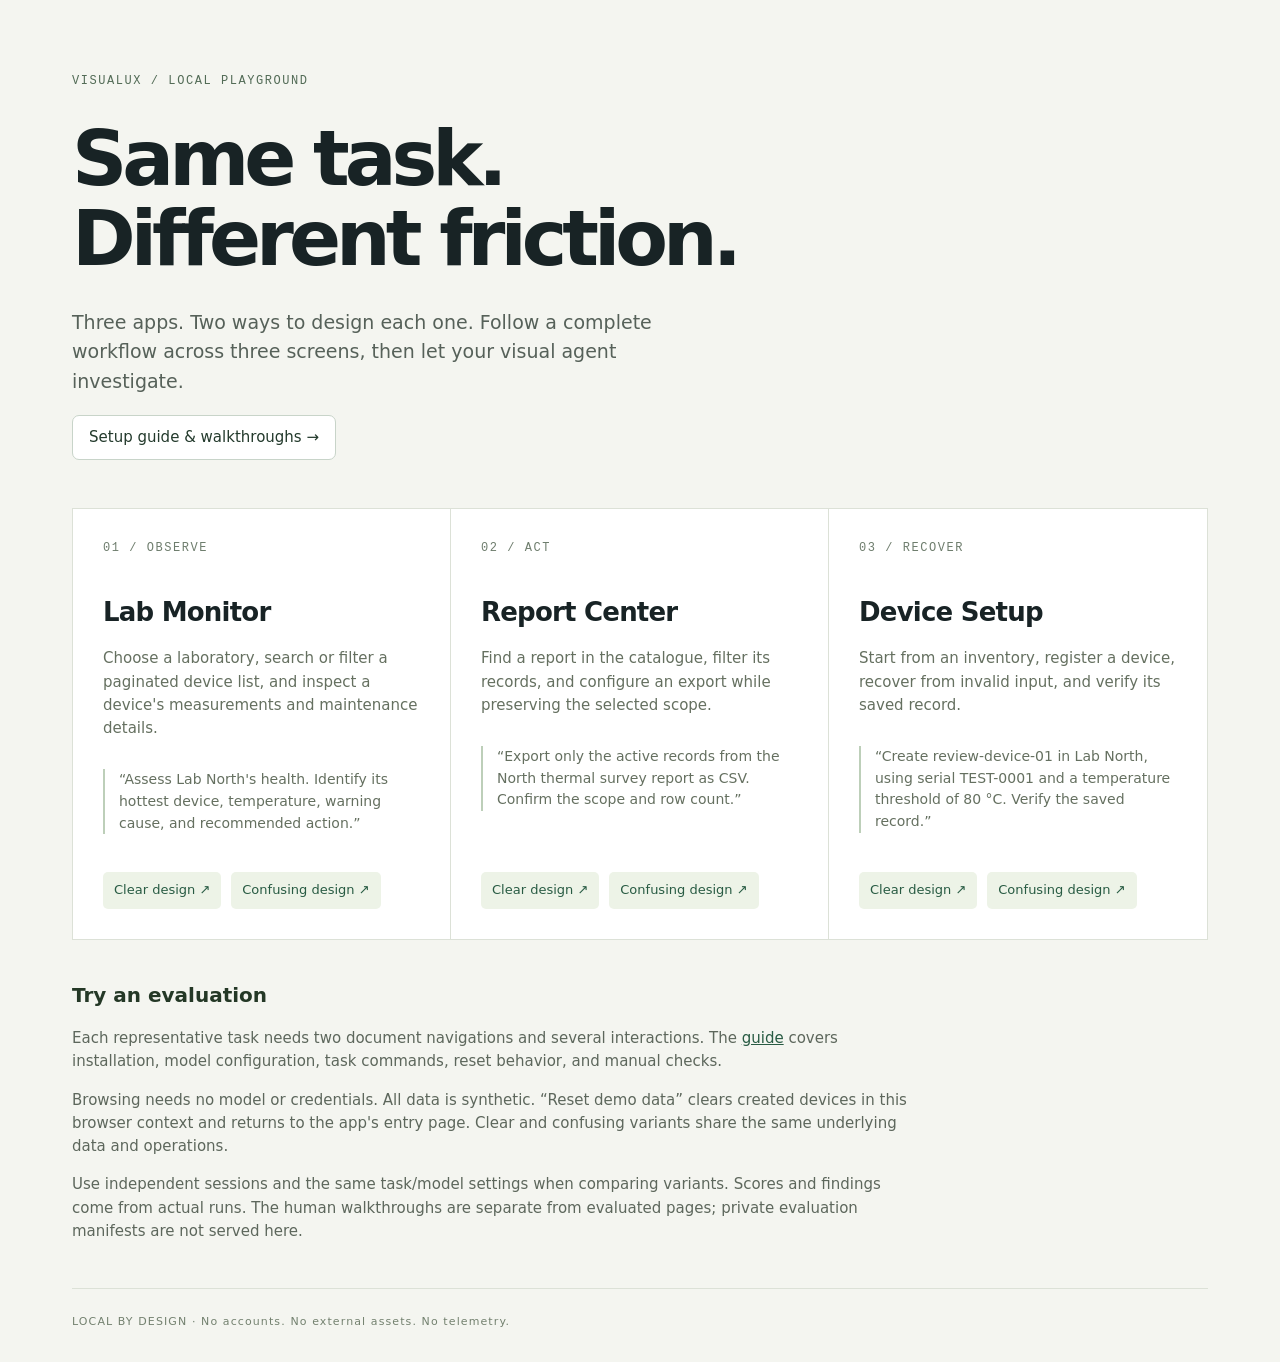
<file: src/visualux/demo_apps/index.html>
<!doctype html>
<html lang="en">
<head>
  <meta charset="utf-8">
  <meta name="viewport" content="width=device-width,initial-scale=1">
  <title>VisualUX — The usability playground</title>
  <link rel="stylesheet" href="style.css">
</head>
<body class="gallery">
<main>
  <div class="eyebrow">VISUALUX / LOCAL PLAYGROUND</div>
  <h1>Same task.<br>Different friction.</h1>
  <p class="intro">Three apps. Two ways to design each one. Follow a complete workflow across three screens, then let your visual agent investigate.</p>
  <p><a class="button" href="guide.html">Setup guide &amp; walkthroughs →</a></p>
  <div class="demo-grid">
    <article>
      <span class="number">01 / OBSERVE</span><h2>Lab Monitor</h2>
      <p>Choose a laboratory, search or filter a paginated device list, and inspect a device's measurements and maintenance details.</p>
      <p class="task">“Assess Lab North's health. Identify its hottest device, temperature, warning cause, and recommended action.”</p>
      <div class="links"><a href="lab.html?variant=clear">Clear design ↗</a><a href="lab.html?variant=confusing">Confusing design ↗</a></div>
    </article>
    <article>
      <span class="number">02 / ACT</span><h2>Report Center</h2>
      <p>Find a report in the catalogue, filter its records, and configure an export while preserving the selected scope.</p>
      <p class="task">“Export only the active records from the North thermal survey report as CSV. Confirm the scope and row count.”</p>
      <div class="links"><a href="reports.html?variant=clear">Clear design ↗</a><a href="reports.html?variant=confusing">Confusing design ↗</a></div>
    </article>
    <article>
      <span class="number">03 / RECOVER</span><h2>Device Setup</h2>
      <p>Start from an inventory, register a device, recover from invalid input, and verify its saved record.</p>
      <p class="task">“Create review-device-01 in Lab North, using serial TEST-0001 and a temperature threshold of 80 °C. Verify the saved record.”</p>
      <div class="links"><a href="device.html?variant=clear">Clear design ↗</a><a href="device.html?variant=confusing">Confusing design ↗</a></div>
    </article>
  </div>
  <section class="notes">
    <h2>Try an evaluation</h2>
    <p>Each representative task needs two document navigations and several interactions. The <a href="guide.html">guide</a> covers installation, model configuration, task commands, reset behavior, and manual checks.</p>
    <p>Browsing needs no model or credentials. All data is synthetic. “Reset demo data” clears created devices in this browser context and returns to the app's entry page. Clear and confusing variants share the same underlying data and operations.</p>
    <p>Use independent sessions and the same task/model settings when comparing variants. Scores and findings come from actual runs. The human walkthroughs are separate from evaluated pages; private evaluation manifests are not served here.</p>
  </section>
  <footer>LOCAL BY DESIGN · No accounts. No external assets. No telemetry.</footer>
</main>
</body>
</html>
</file>
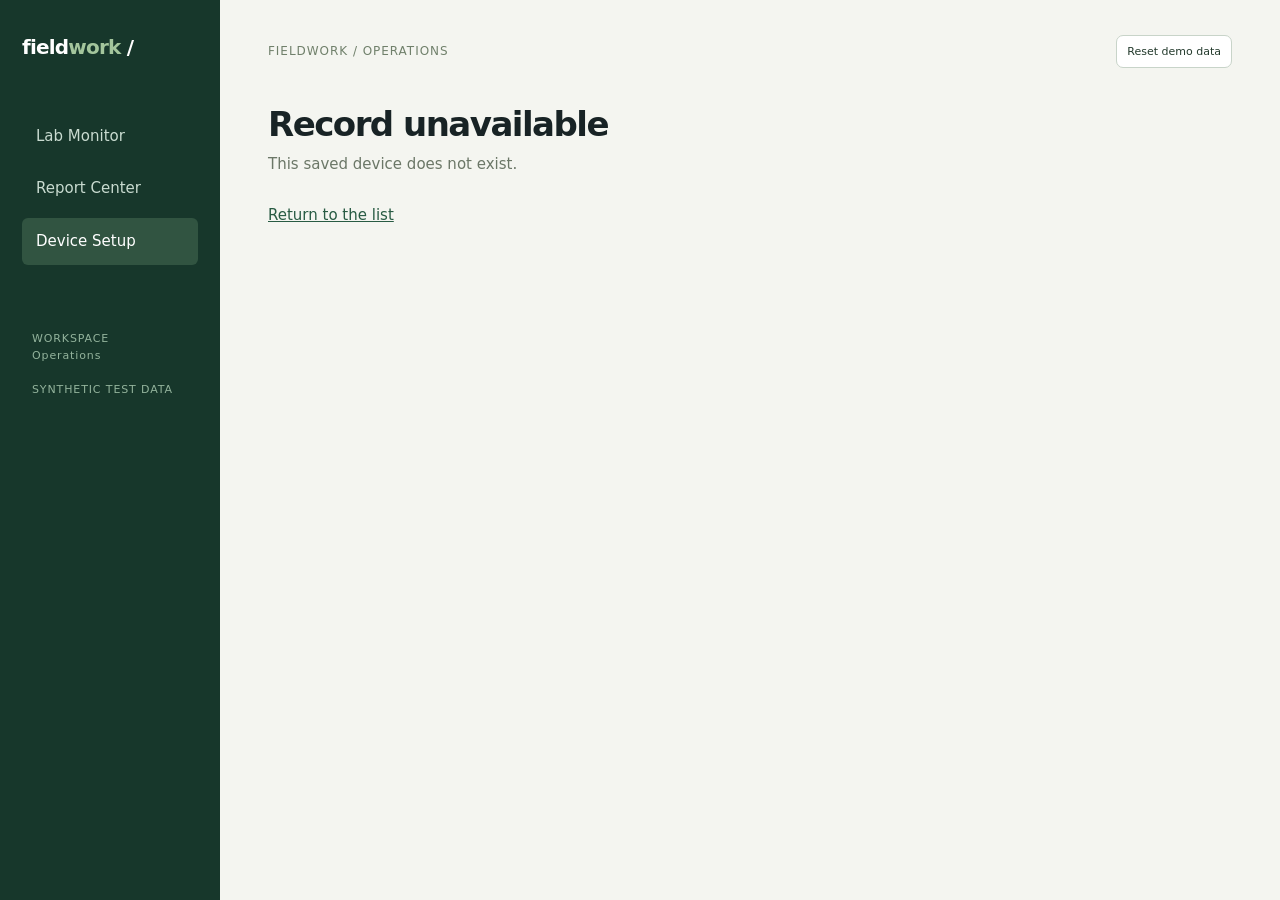
<file: src/visualux/demo_apps/device-detail.html>
<!doctype html><html lang="en"><meta charset="utf-8"><meta name="viewport" content="width=device-width,initial-scale=1"><title>Saved device</title><link rel="stylesheet" href="style.css"><body><div id="app"></div><script src="app.js"></script></body></html>
</file>
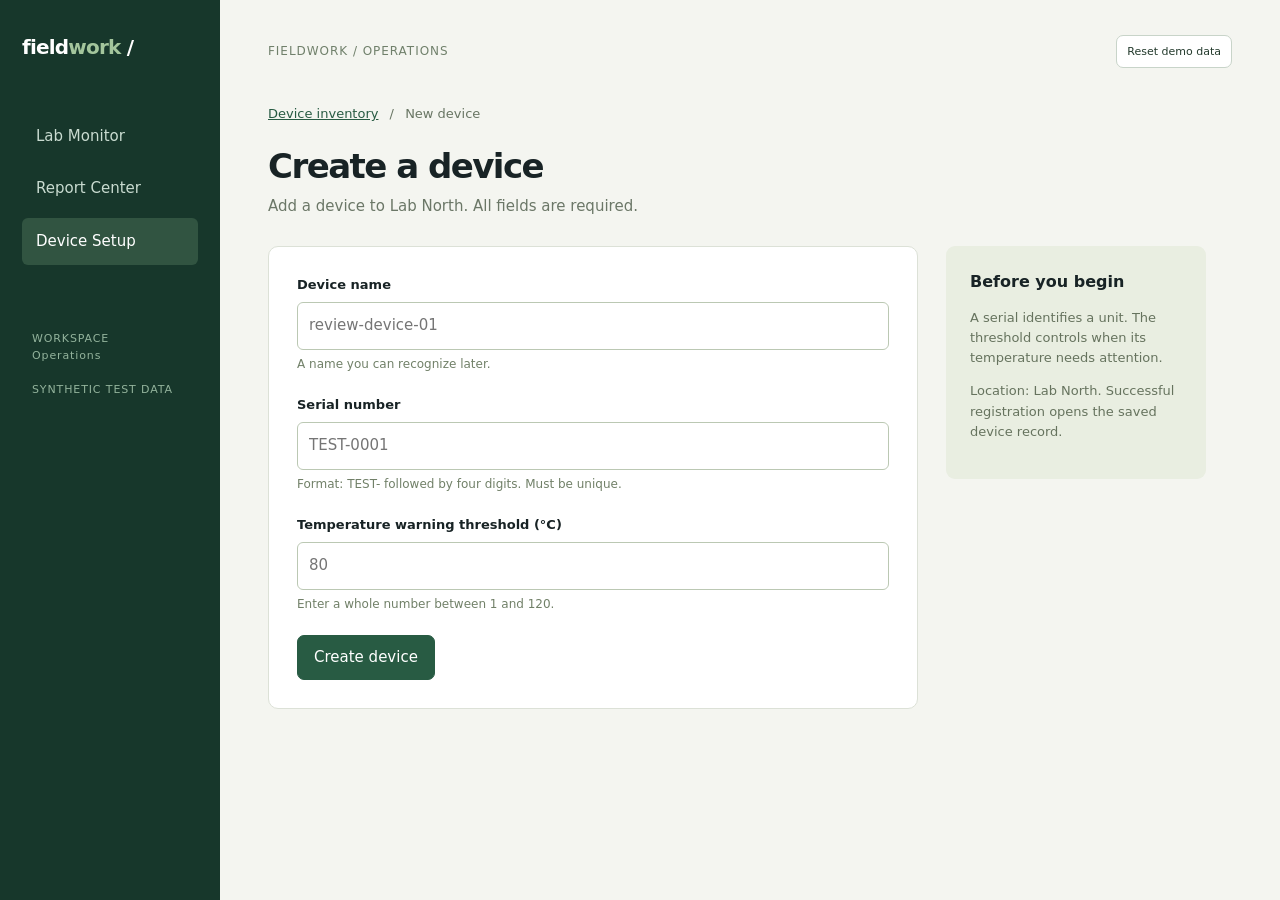
<file: src/visualux/demo_apps/device-new.html>
<!doctype html><html lang="en"><meta charset="utf-8"><meta name="viewport" content="width=device-width,initial-scale=1"><title>Register device</title><link rel="stylesheet" href="style.css"><body><div id="app"></div><script src="app.js"></script></body></html>
</file>
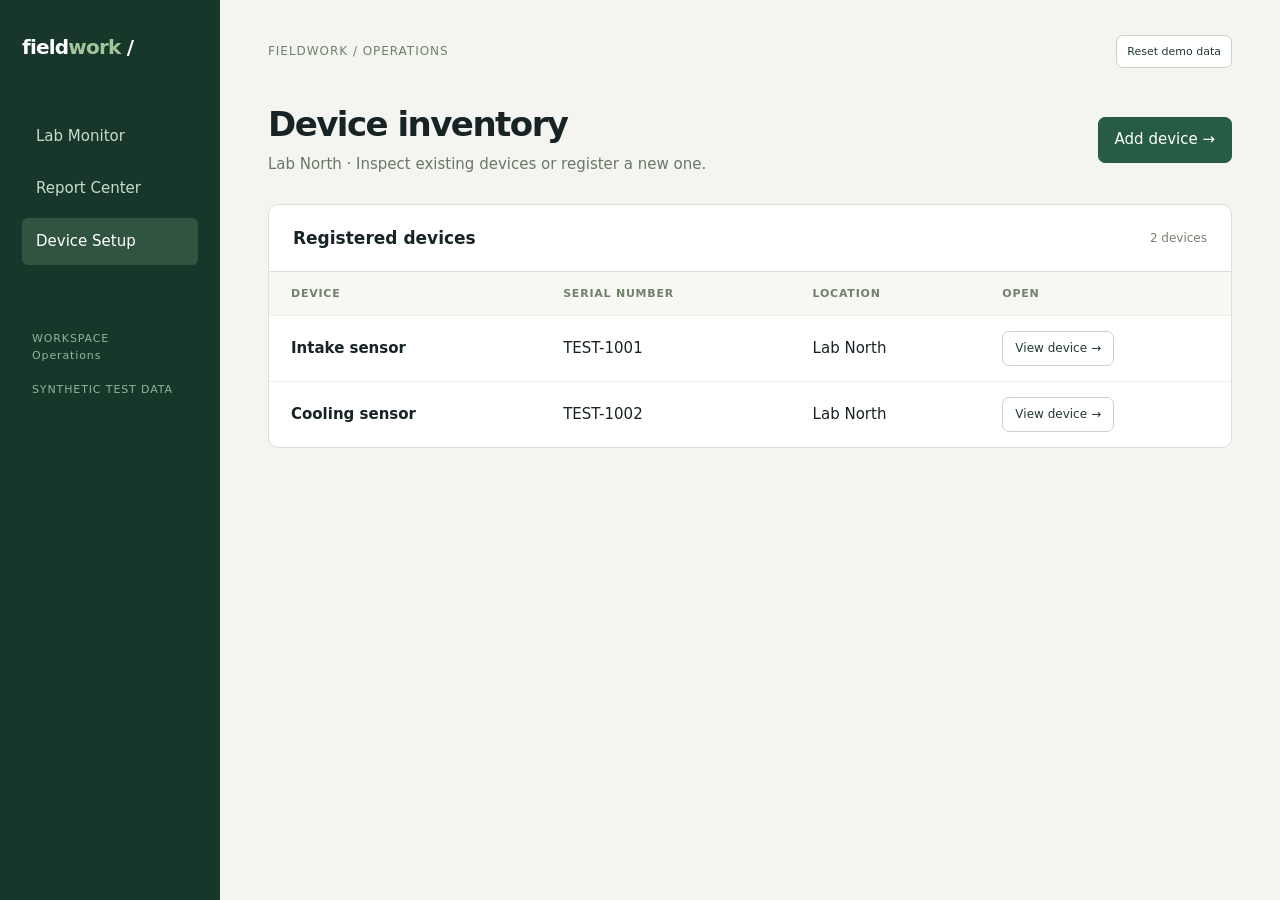
<file: src/visualux/demo_apps/device.html>
<!doctype html><html lang="en"><meta charset="utf-8"><meta name="viewport" content="width=device-width,initial-scale=1"><title>Device Setup</title><link rel="stylesheet" href="style.css"><body><div id="app"></div><script src="app.js"></script></body></html>
</file>
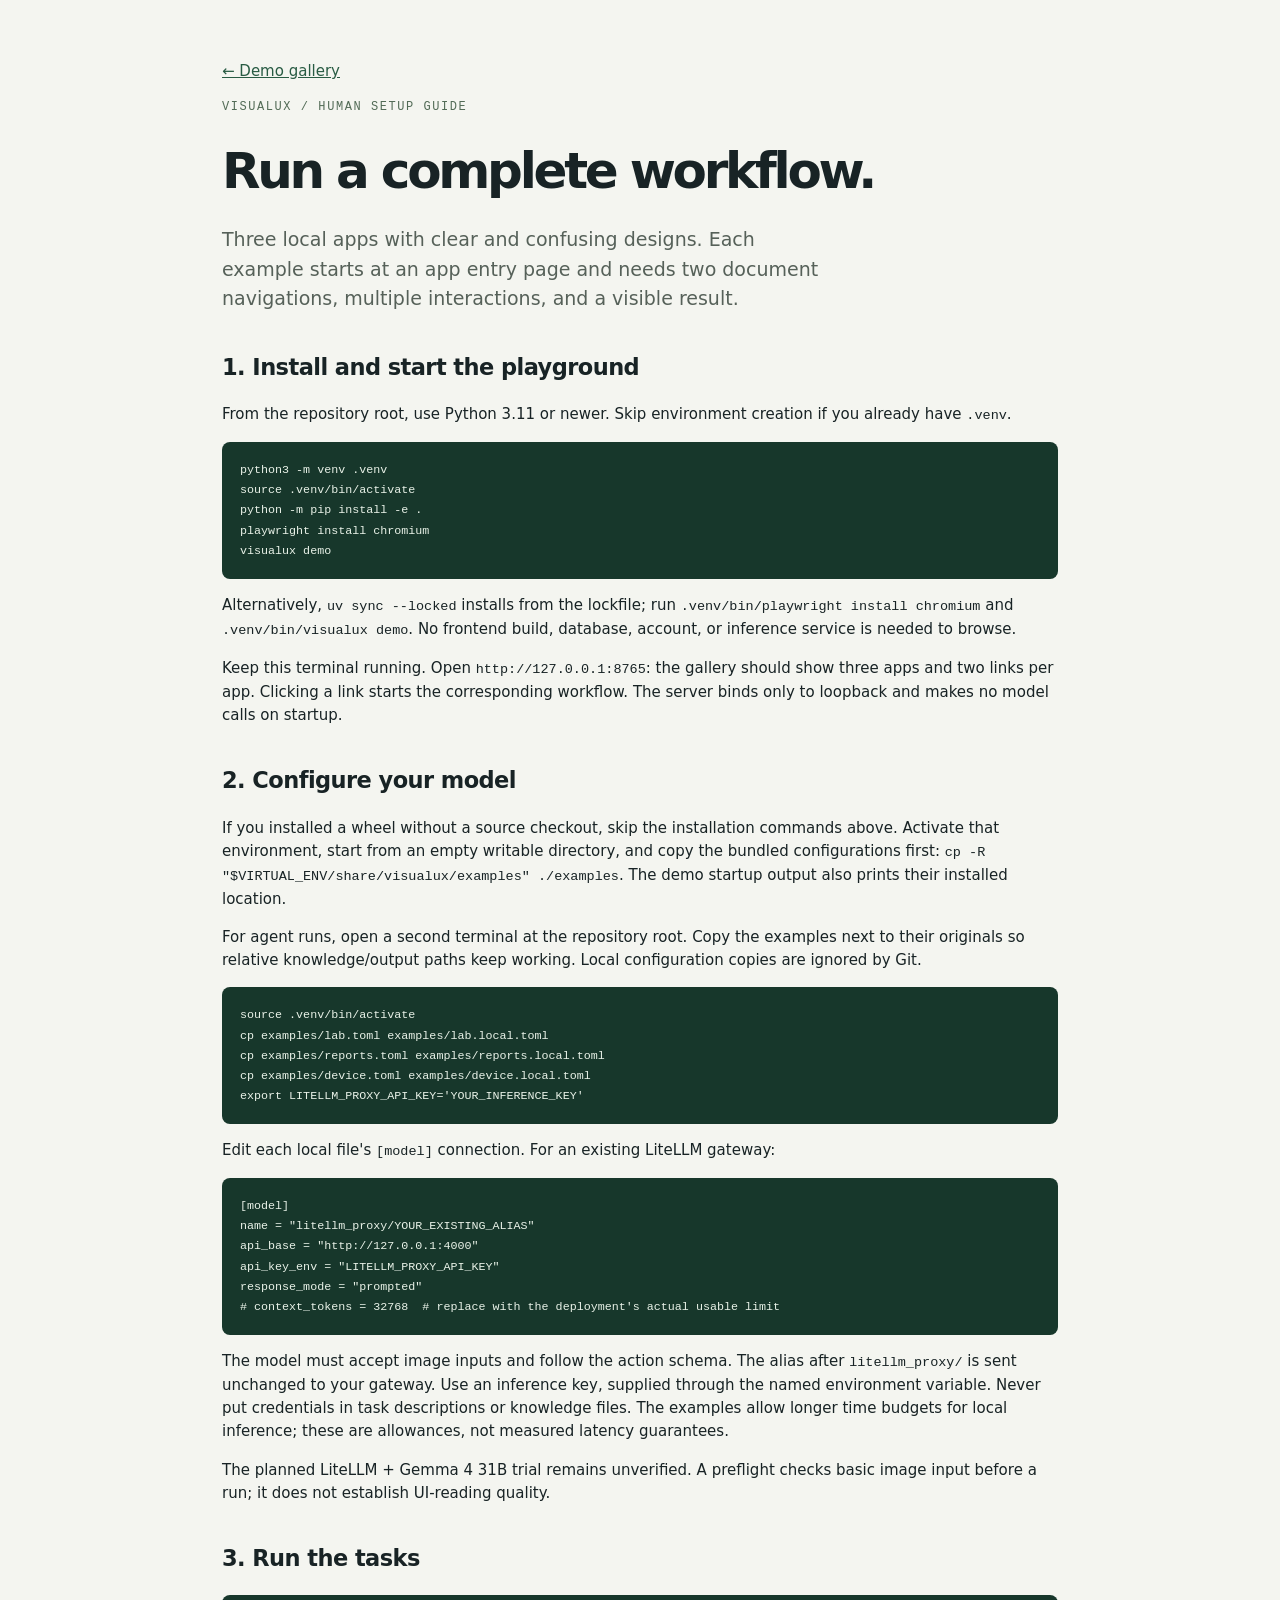
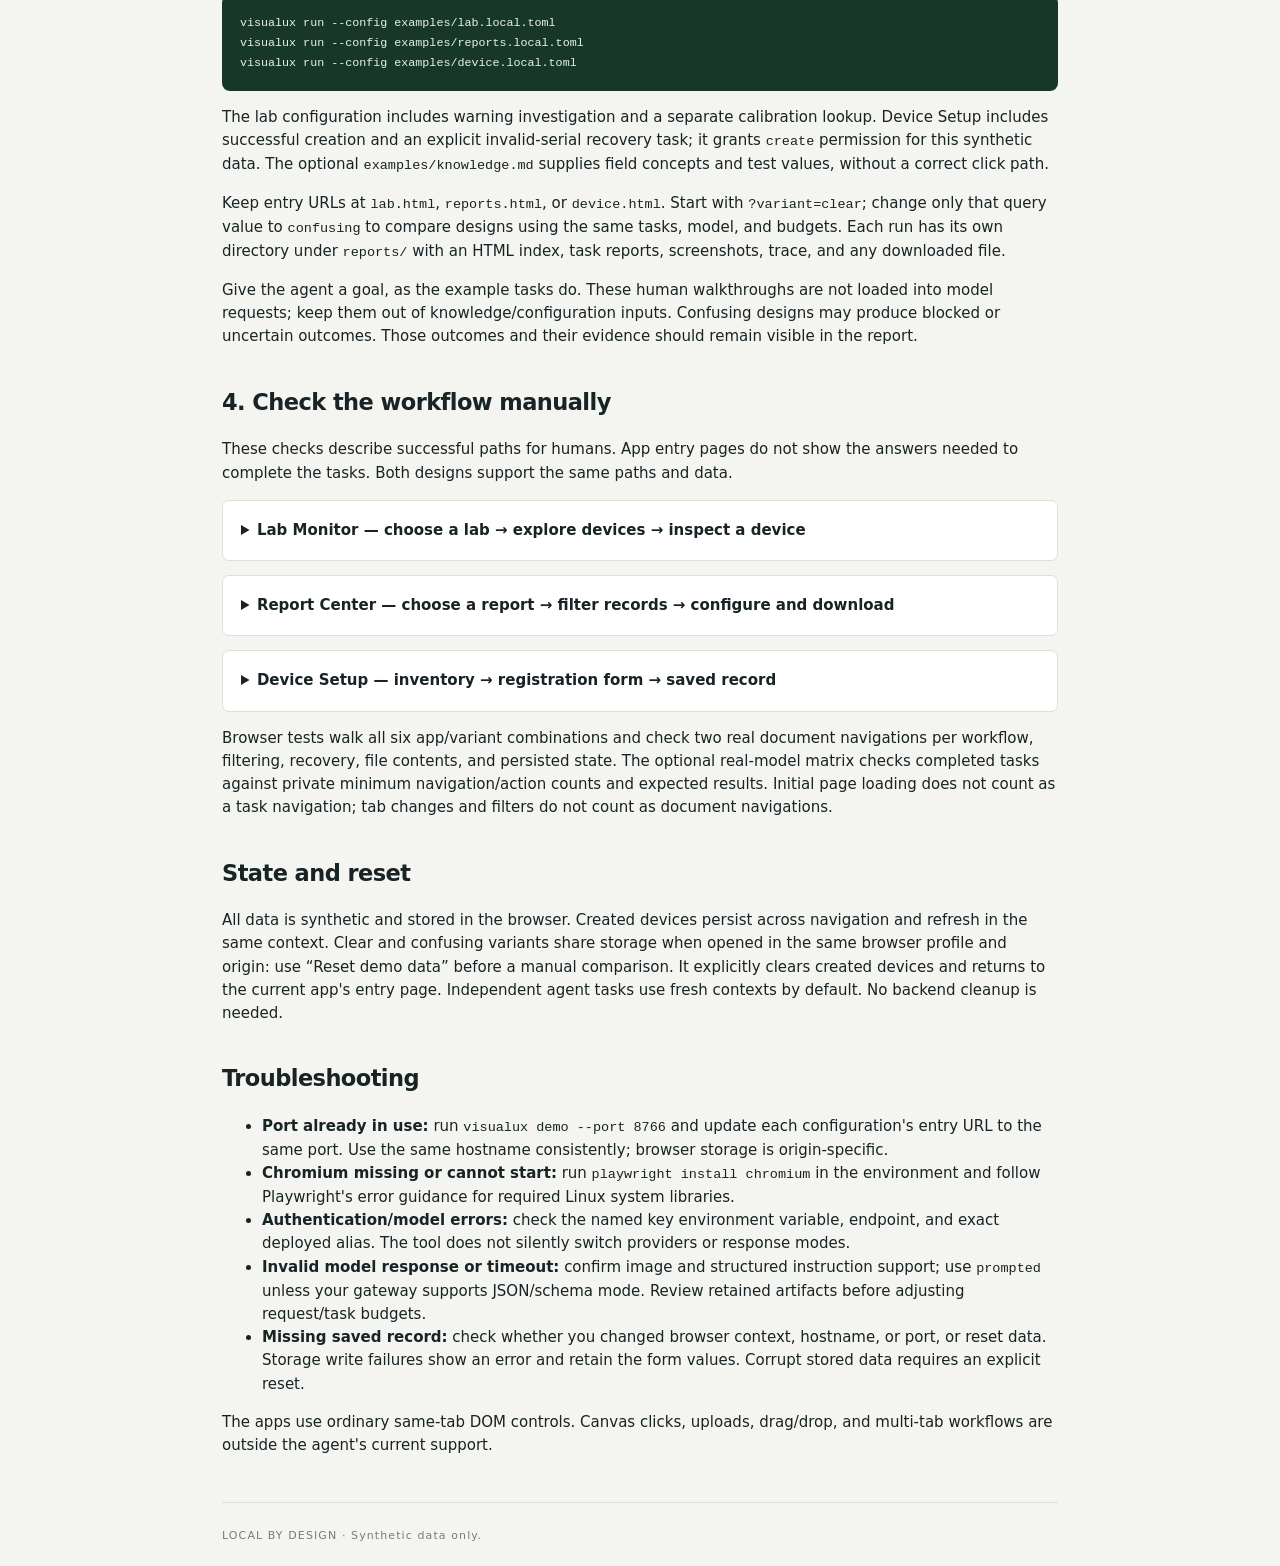
<file: src/visualux/demo_apps/guide.html>
<!doctype html>
<html lang="en">
<head>
  <meta charset="utf-8">
  <meta name="viewport" content="width=device-width,initial-scale=1">
  <title>VisualUX — Demo setup guide</title>
  <link rel="stylesheet" href="style.css">
</head>
<body class="gallery guide">
<main>
  <p><a href="index.html">← Demo gallery</a></p>
  <div class="eyebrow">VISUALUX / HUMAN SETUP GUIDE</div>
  <h1>Run a complete workflow.</h1>
  <p class="intro">Three local apps with clear and confusing designs. Each example starts at an app entry page and needs two document navigations, multiple interactions, and a visible result.</p>

  <h2>1. Install and start the playground</h2>
  <p>From the repository root, use Python 3.11 or newer. Skip environment creation if you already have <code>.venv</code>.</p>
  <pre><code>python3 -m venv .venv
source .venv/bin/activate
python -m pip install -e .
playwright install chromium
visualux demo</code></pre>
  <p>Alternatively, <code>uv sync --locked</code> installs from the lockfile; run <code>.venv/bin/playwright install chromium</code> and <code>.venv/bin/visualux demo</code>. No frontend build, database, account, or inference service is needed to browse.</p>
  <p>Keep this terminal running. Open <code>http://127.0.0.1:8765</code>: the gallery should show three apps and two links per app. Clicking a link starts the corresponding workflow. The server binds only to loopback and makes no model calls on startup.</p>

  <h2>2. Configure your model</h2>
  <p>If you installed a wheel without a source checkout, skip the installation commands above. Activate that environment, start from an empty writable directory, and copy the bundled configurations first: <code>cp -R "$VIRTUAL_ENV/share/visualux/examples" ./examples</code>. The demo startup output also prints their installed location.</p>
  <p>For agent runs, open a second terminal at the repository root. Copy the examples next to their originals so relative knowledge/output paths keep working. Local configuration copies are ignored by Git.</p>
  <pre><code>source .venv/bin/activate
cp examples/lab.toml examples/lab.local.toml
cp examples/reports.toml examples/reports.local.toml
cp examples/device.toml examples/device.local.toml
export LITELLM_PROXY_API_KEY='YOUR_INFERENCE_KEY'</code></pre>
  <p>Edit each local file's <code>[model]</code> connection. For an existing LiteLLM gateway:</p>
  <pre><code>[model]
name = "litellm_proxy/YOUR_EXISTING_ALIAS"
api_base = "http://127.0.0.1:4000"
api_key_env = "LITELLM_PROXY_API_KEY"
response_mode = "prompted"
# context_tokens = 32768  # replace with the deployment's actual usable limit</code></pre>
  <p>The model must accept image inputs and follow the action schema. The alias after <code>litellm_proxy/</code> is sent unchanged to your gateway. Use an inference key, supplied through the named environment variable. Never put credentials in task descriptions or knowledge files. The examples allow longer time budgets for local inference; these are allowances, not measured latency guarantees.</p>
  <p>The planned LiteLLM + Gemma 4 31B trial remains unverified. A preflight checks basic image input before a run; it does not establish UI-reading quality.</p>

  <h2>3. Run the tasks</h2>
  <pre><code>visualux run --config examples/lab.local.toml
visualux run --config examples/reports.local.toml
visualux run --config examples/device.local.toml</code></pre>
  <p>The lab configuration includes warning investigation and a separate calibration lookup. Device Setup includes successful creation and an explicit invalid-serial recovery task; it grants <code>create</code> permission for this synthetic data. The optional <code>examples/knowledge.md</code> supplies field concepts and test values, without a correct click path.</p>
  <p>Keep entry URLs at <code>lab.html</code>, <code>reports.html</code>, or <code>device.html</code>. Start with <code>?variant=clear</code>; change only that query value to <code>confusing</code> to compare designs using the same tasks, model, and budgets. Each run has its own directory under <code>reports/</code> with an HTML index, task reports, screenshots, trace, and any downloaded file.</p>
  <p>Give the agent a goal, as the example tasks do. These human walkthroughs are not loaded into model requests; keep them out of knowledge/configuration inputs. Confusing designs may produce blocked or uncertain outcomes. Those outcomes and their evidence should remain visible in the report.</p>

  <h2>4. Check the workflow manually</h2>
  <p>These checks describe successful paths for humans. App entry pages do not show the answers needed to complete the tasks. Both designs support the same paths and data.</p>
  <details>
    <summary>Lab Monitor — choose a lab → explore devices → inspect a device</summary>
    <ol>
      <li>Open either Lab Monitor variant from the gallery, then choose Lab North. This is navigation one.</li>
      <li>The list shows four of eight devices. Use the warning filter or pagination to find the exception. Search also supports the separate Device-03 calibration task.</li>
      <li>Open the device detail. This is navigation two. Read the temperature with its unit, warning cause, recommended action, and calibration date.</li>
    </ol>
    <p>The confusing variant uses abbreviated status/temperature labels, a low-salience warning, and a tiny detail target.</p>
  </details>
  <details>
    <summary>Report Center — choose a report → filter records → configure and download</summary>
    <ol>
      <li>Choose North thermal survey from the three-report catalogue. This is navigation one.</li>
      <li>Select active records. Confirm the visible subset, then open export configuration. This is navigation two.</li>
      <li>Check that the active scope and row count survived navigation. Download CSV and inspect the actual file, not just the UI feedback. The breadcrumb back to the report preserves the selected scope.</li>
    </ol>
    <p>The confusing variant uses “A”, vague “Process” controls, and weak completion feedback. Format choices include CSV and JSON; the representative task requests CSV.</p>
  </details>
  <details>
    <summary>Device Setup — inventory → registration form → saved record</summary>
    <ol>
      <li>Start with the inventory's two existing devices. Open the registration form. This is navigation one.</li>
      <li>Enter the requested name, serial, and temperature threshold. For the recovery task, submit the invalid serial first, then correct it. The confusing design clears entered values after a validation error.</li>
      <li>Submit valid data. Successful saving opens a separate device record: navigation two. Verify all requested values there.</li>
      <li>Refresh the saved record and return to inventory. The record should still exist. Reset demo data and confirm only the original two devices remain.</li>
    </ol>
  </details>
  <p>Browser tests walk all six app/variant combinations and check two real document navigations per workflow, filtering, recovery, file contents, and persisted state. The optional real-model matrix checks completed tasks against private minimum navigation/action counts and expected results. Initial page loading does not count as a task navigation; tab changes and filters do not count as document navigations.</p>

  <h2>State and reset</h2>
  <p>All data is synthetic and stored in the browser. Created devices persist across navigation and refresh in the same context. Clear and confusing variants share storage when opened in the same browser profile and origin: use “Reset demo data” before a manual comparison. It explicitly clears created devices and returns to the current app's entry page. Independent agent tasks use fresh contexts by default. No backend cleanup is needed.</p>

  <h2>Troubleshooting</h2>
  <ul>
    <li><strong>Port already in use:</strong> run <code>visualux demo --port 8766</code> and update each configuration's entry URL to the same port. Use the same hostname consistently; browser storage is origin-specific.</li>
    <li><strong>Chromium missing or cannot start:</strong> run <code>playwright install chromium</code> in the environment and follow Playwright's error guidance for required Linux system libraries.</li>
    <li><strong>Authentication/model errors:</strong> check the named key environment variable, endpoint, and exact deployed alias. The tool does not silently switch providers or response modes.</li>
    <li><strong>Invalid model response or timeout:</strong> confirm image and structured instruction support; use <code>prompted</code> unless your gateway supports JSON/schema mode. Review retained artifacts before adjusting request/task budgets.</li>
    <li><strong>Missing saved record:</strong> check whether you changed browser context, hostname, or port, or reset data. Storage write failures show an error and retain the form values. Corrupt stored data requires an explicit reset.</li>
  </ul>
  <p>The apps use ordinary same-tab DOM controls. Canvas clicks, uploads, drag/drop, and multi-tab workflows are outside the agent's current support.</p>
  <footer>LOCAL BY DESIGN · Synthetic data only.</footer>
</main>
</body>
</html>
</file>
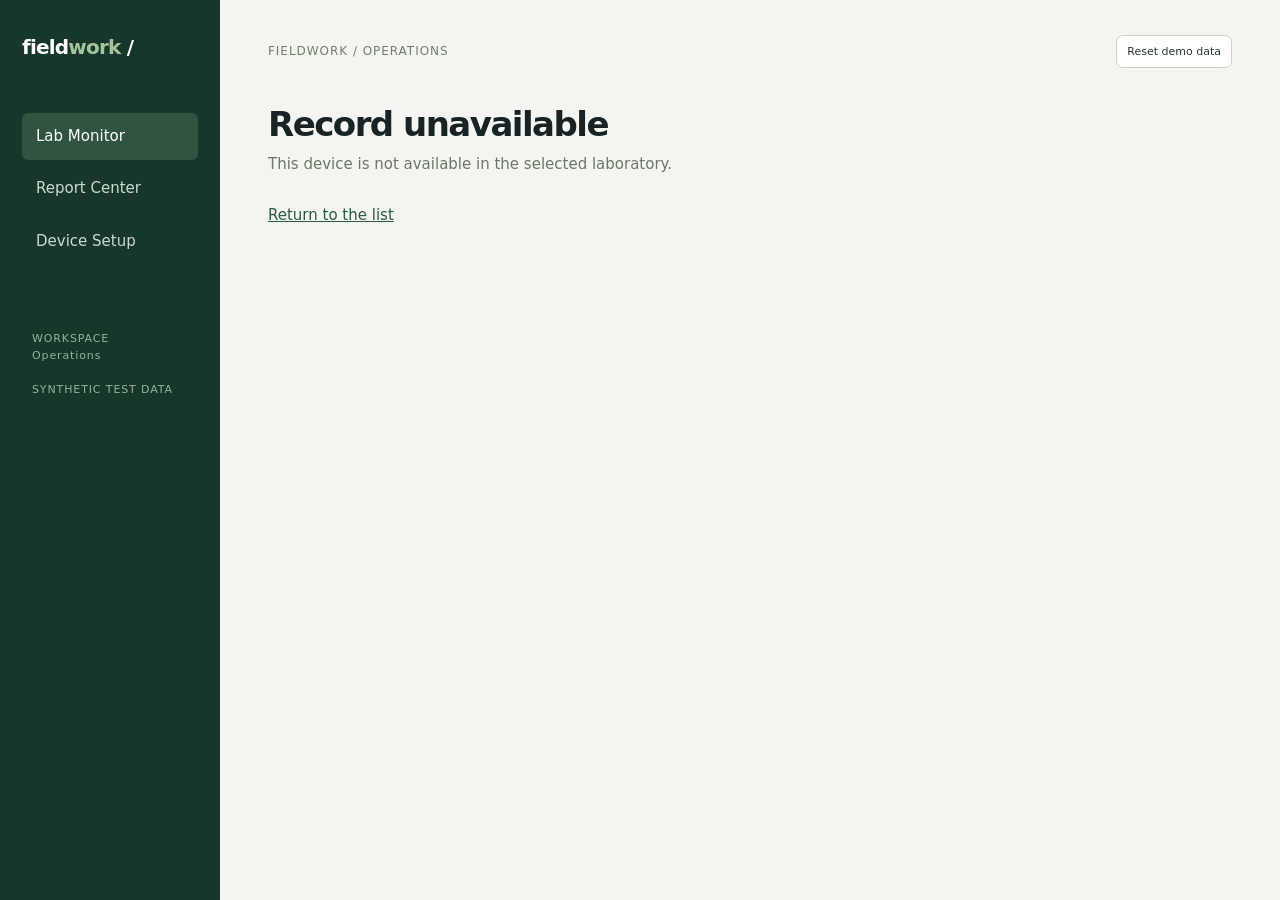
<file: src/visualux/demo_apps/lab-device.html>
<!doctype html><html lang="en"><meta charset="utf-8"><meta name="viewport" content="width=device-width,initial-scale=1"><title>Device measurements</title><link rel="stylesheet" href="style.css"><body><div id="app"></div><script src="app.js"></script></body></html>
</file>
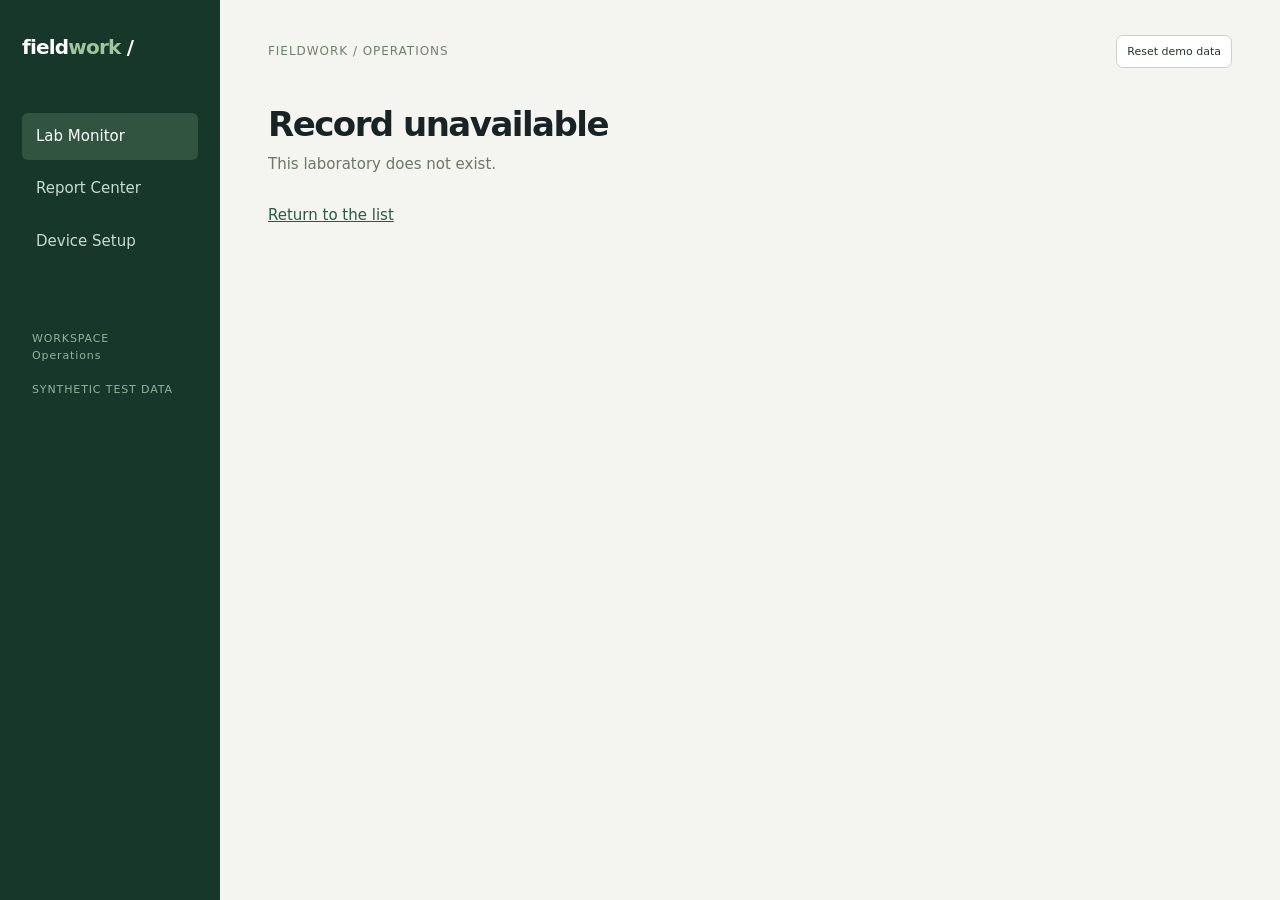
<file: src/visualux/demo_apps/lab-devices.html>
<!doctype html><html lang="en"><meta charset="utf-8"><meta name="viewport" content="width=device-width,initial-scale=1"><title>Lab devices</title><link rel="stylesheet" href="style.css"><body><div id="app"></div><script src="app.js"></script></body></html>
</file>
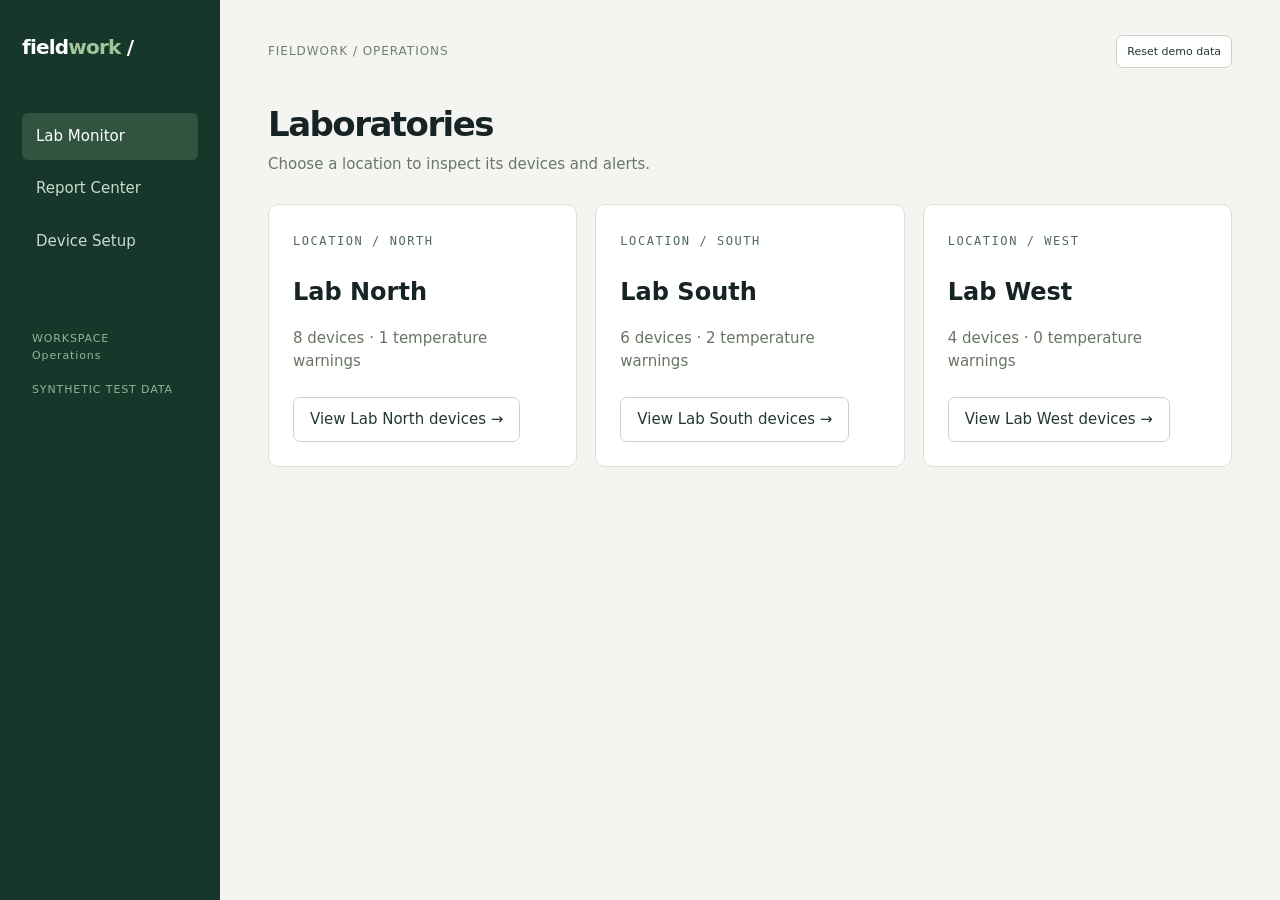
<file: src/visualux/demo_apps/lab.html>
<!doctype html><html lang="en"><meta charset="utf-8"><meta name="viewport" content="width=device-width,initial-scale=1"><title>Lab Monitor</title><link rel="stylesheet" href="style.css"><body><div id="app"></div><script src="app.js"></script></body></html>
</file>
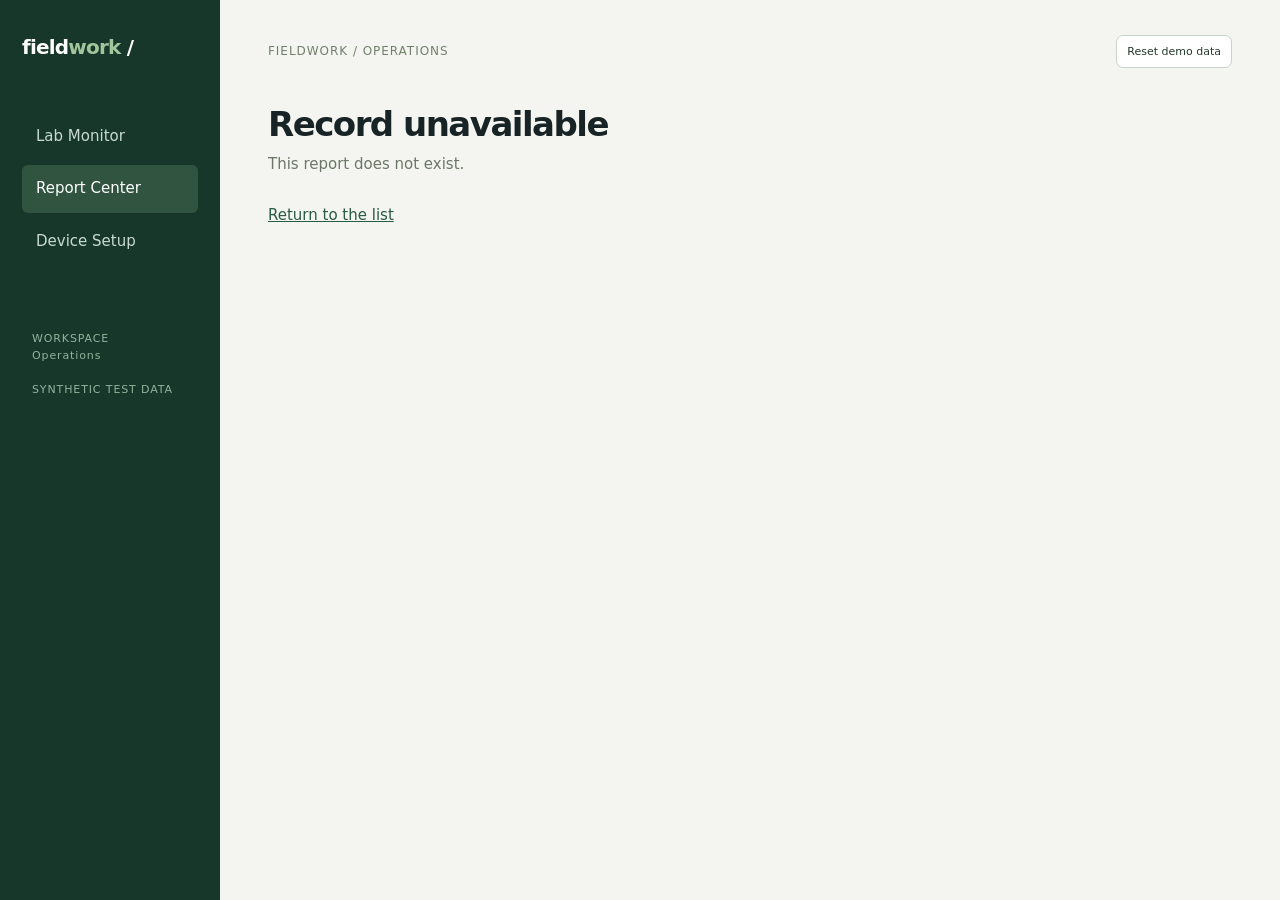
<file: src/visualux/demo_apps/report-detail.html>
<!doctype html><html lang="en"><meta charset="utf-8"><meta name="viewport" content="width=device-width,initial-scale=1"><title>Report records</title><link rel="stylesheet" href="style.css"><body><div id="app"></div><script src="app.js"></script></body></html>
</file>
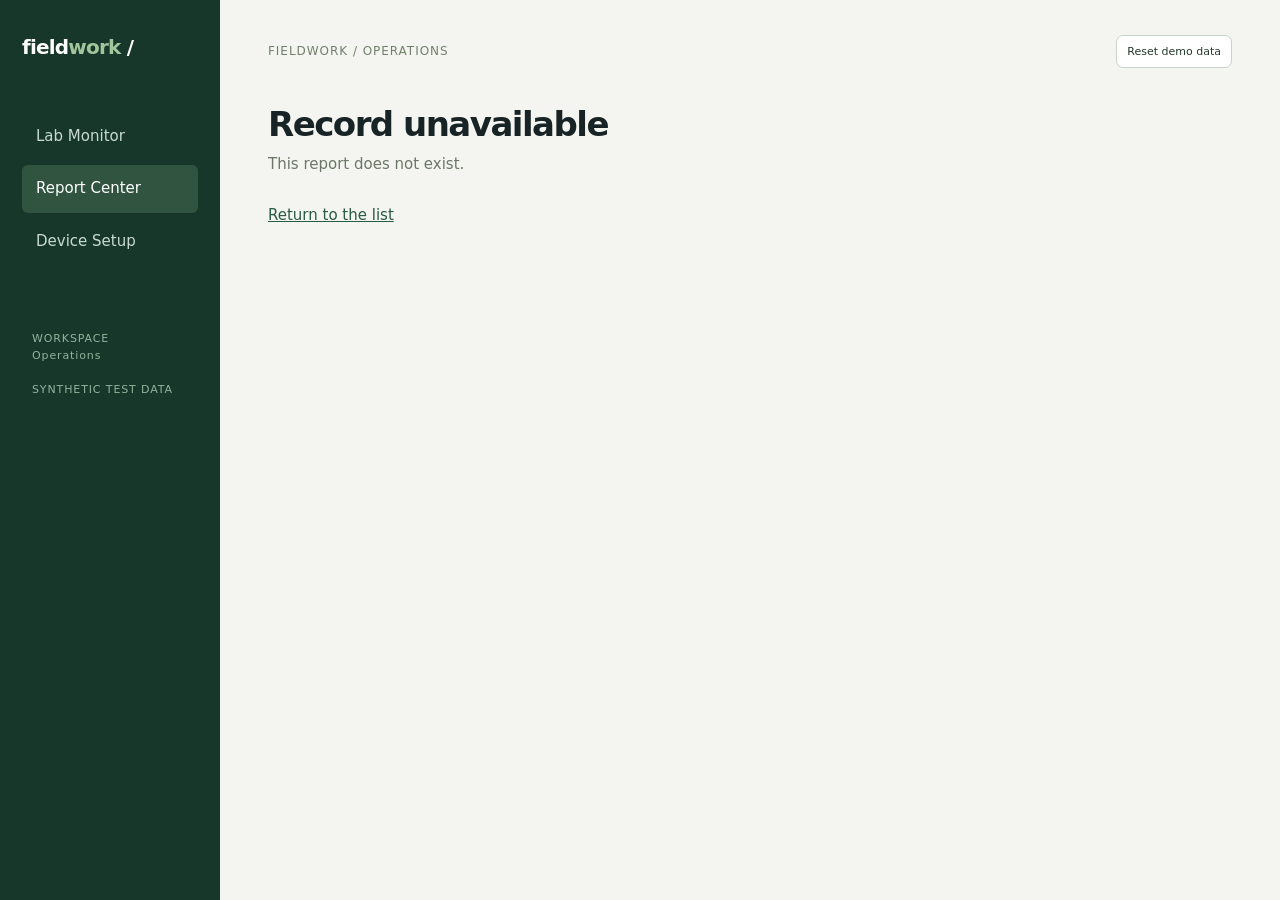
<file: src/visualux/demo_apps/report-export.html>
<!doctype html><html lang="en"><meta charset="utf-8"><meta name="viewport" content="width=device-width,initial-scale=1"><title>Configure export</title><link rel="stylesheet" href="style.css"><body><div id="app"></div><script src="app.js"></script></body></html>
</file>
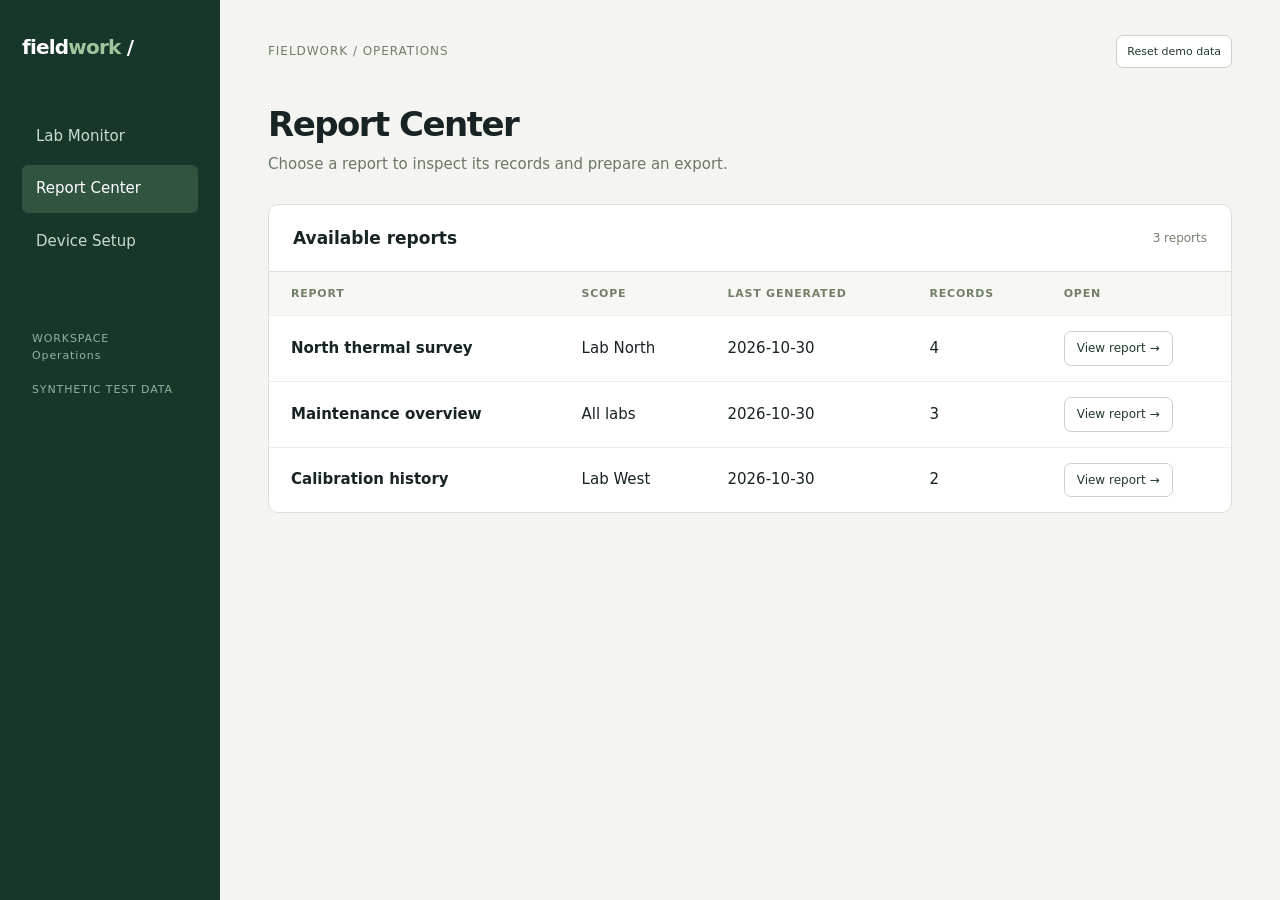
<file: src/visualux/demo_apps/reports.html>
<!doctype html><html lang="en"><meta charset="utf-8"><meta name="viewport" content="width=device-width,initial-scale=1"><title>Report Center</title><link rel="stylesheet" href="style.css"><body><div id="app"></div><script src="app.js"></script></body></html>
</file>
<file: src/visualux/demo_apps/style.css>
:root{font-family:Inter,ui-sans-serif,system-ui,-apple-system,BlinkMacSystemFont,"Segoe UI",sans-serif;color:#182325;background:#f4f5f0;font-size:15px;line-height:1.55;--accent:#285b43;--line:#dce1d7}
*{box-sizing:border-box}
body{margin:0}
a{color:var(--accent)}
button,input{font:inherit}
button,a,input{outline-offset:4px}
button{cursor:pointer;border:1px solid #c8d4c9;border-radius:7px;background:white;color:#233a2c;padding:10px 16px}
button:hover{background:#eaf1e8}
button.primary{background:var(--accent);color:white;border-color:var(--accent)}
.gallery main{max-width:1200px;margin:auto;padding:72px 32px 32px}
.eyebrow,.number{font-family:ui-monospace,monospace;font-size:12px;letter-spacing:.13em}
.eyebrow{color:#526b56}
.gallery h1{font-size:clamp(48px,6vw,78px);letter-spacing:-.065em;line-height:1.05;font-weight:600;margin:28px 0}
.intro{max-width:600px;color:#566159;font-size:19px}
.demo-grid{display:grid;grid-template-columns:repeat(3,1fr);border:1px solid var(--line);margin-top:48px;background:#fff}
.demo-grid article{padding:30px;border-right:1px solid var(--line);display:flex;flex-direction:column}
.demo-grid article:last-child{border:0}
.number{color:#6e7d6d}
.demo-grid h2{font-size:26px;font-weight:550;letter-spacing:-.03em;margin:34px 0 0}
.demo-grid article>p{color:#657060}
.task{border-left:2px solid #bdcfb9;padding-left:14px;font-size:14px}
.links{display:flex;gap:10px;flex-wrap:wrap;margin-top:auto;padding-top:24px}
.links a{padding:8px 11px;background:#edf3e7;border-radius:5px;text-decoration:none;font-size:13px}
.notes{margin-top:40px;max-width:850px;color:#5d675c}
.notes h2{color:#243826;font-size:20px}
footer{border-top:1px solid var(--line);padding-top:24px;margin-top:45px;font-size:11px;letter-spacing:.1em;color:#73816f}
.shell{display:grid;grid-template-columns:220px 1fr;min-height:100vh}
aside{background:#17372b;color:#d8e7dc;padding:32px 22px}
.brand{font-size:20px;font-weight:650;letter-spacing:-.04em;color:white;margin-bottom:50px}
.brand span{color:#a3c59c}
nav a{display:block;text-decoration:none;padding:12px 14px;color:#c9dbd0;border-radius:6px;margin:5px 0}
nav a.active{background:#315441;color:white}
.sidebar-note{font-size:11px;letter-spacing:.08em;margin:65px 10px;color:#93b39c}
main.workspace{padding:35px 48px;max-width:1500px;width:100%}
.topline{display:flex;justify-content:space-between;align-items:center;margin-bottom:36px;color:#70806b;font-size:12px;letter-spacing:.08em}
.topline button{font-size:11px;padding:7px 10px}
.page-heading{display:flex;justify-content:space-between;align-items:center;margin-bottom:28px;gap:20px}
h1{font-size:34px;letter-spacing:-.045em;line-height:1.2;margin:0 0 8px;font-weight:600}
.muted{color:#6b7767;margin:0}
.badge{display:inline-block;background:#e8eee1;color:#44683c;border-radius:20px;padding:5px 12px;font-size:12px}
.stats{display:grid;grid-template-columns:repeat(3,1fr);gap:18px;margin-bottom:28px}
.stat{padding:22px;background:white;border:1px solid var(--line);border-radius:9px}
.stat strong{display:block;font-size:33px;font-weight:550;letter-spacing:-.04em}
.stat span{font-size:12px;color:#6f7e67}
.stat.warn{background:#fff5e9}
.panel{background:white;border:1px solid var(--line);border-radius:10px;overflow:hidden;margin-bottom:24px}
.panel-head{padding:20px 24px;display:flex;align-items:center;justify-content:space-between;border-bottom:1px solid var(--line)}
.panel-head h2{font-size:17px;margin:0;font-weight:600}
.legend{font-size:12px;color:#77806e}
table{width:100%;border-collapse:collapse}
th{text-align:left;background:#f7f8f3;padding:13px 22px;font-size:11px;letter-spacing:.07em;text-transform:uppercase;font-weight:550;color:#72806a}
td{padding:15px 22px;border-top:1px solid #edf0e8}
td:first-child{font-weight:550}
.status{font-size:12px;background:#edf4e8;color:#3a6f3b;border-radius:5px;padding:4px 8px;white-space:nowrap}
.status.warning{color:#954918;background:#fff0df}
.row-action{padding:7px 12px;font-size:12px}
.toolbar{display:flex;gap:12px;align-items:center;position:relative}
.toolbar button[aria-pressed=true]{background:#e3eddd;border-color:#6e9365}
.menu{position:absolute;right:0;top:48px;z-index:3;background:white;padding:8px;border:1px solid #cfd8c9;box-shadow:0 12px 28px #18352220;border-radius:7px;min-width:180px}
.menu button{display:block;width:100%;border:0;text-align:left}
.detail{padding:24px;background:#fff6e8;border:1px solid #ead4ad;border-radius:9px}
.detail h2{margin:0 0 12px;font-size:21px}
.notice{padding:16px;background:#e8f3e1;border:1px solid #b3cda5;border-radius:7px;margin:16px 0}
.form-layout{display:grid;grid-template-columns:minmax(320px,650px) 260px;gap:28px}
.form-body{padding:28px}
label{display:block;font-size:13px;font-weight:550;margin-bottom:7px}
.field{margin-bottom:22px}
input{display:block;width:100%;border:1px solid #bbc8b3;background:#fff;border-radius:6px;padding:11px;color:#20351f}
input:focus{border-color:#467540}
.hint{font-size:12px;color:#718068;margin:5px 0}
.error{color:#a13628;font-size:13px;margin:8px 0}
.help-card{background:#e9eee1;padding:24px;border-radius:9px;height:fit-content}
.help-card h2{font-size:16px;margin:0 0 12px}
.help-card p{font-size:13px;color:#66735e}
.empty{padding:26px;color:#798271}
.bad{font-family:Arial,sans-serif;background:#e9e9eb;color:#35353a}
.bad aside{background:#45454b}
.bad nav a.active{background:#62626b}
.bad .workspace{padding:28px 34px}
.bad .panel{border-radius:1px;border-color:#ccc}
.bad .panel-head{padding:12px 16px;background:#e3e3e8}
.bad th,.bad td{padding:10px 12px;letter-spacing:0}
.bad th{background:#d4d4da;color:#555}
.bad .muted{color:#73737e;font-size:12px}
.bad .stats{gap:6px}
.bad .stat{border-radius:0;background:#dcdce2;padding:12px}
.bad .stat strong{font-size:21px}
.bad .stat span{color:#62626b}
.bad button{border-radius:1px;color:#444;background:#e3e3e8;padding:7px 10px;border-color:#aaa}
.bad .tiny{display:inline-block;width:14px;height:14px;min-width:0;padding:0;font-size:8px;line-height:11px;background:#ae3535;color:white;vertical-align:middle}
.bad .status{border-radius:0;background:#dadbe1;color:#555}
.bad .warning{background:#dadbe1;color:#555}
.bad .form-layout{display:block;max-width:620px}
.bad .field{margin-bottom:11px}
.bad input{border-radius:0;padding:7px}
.bad .error{background:#e4d7d7;padding:10px}
.bad .page-heading{margin-bottom:15px}
.bad .form-body{padding:18px}
[hidden]{display:none!important}
@media(max-width:850px){.demo-grid{grid-template-columns:1fr}
.demo-grid article{border-right:0;border-bottom:1px solid var(--line)}
.shell{grid-template-columns:155px 1fr}
.workspace,main.workspace{padding:25px}
.form-layout{grid-template-columns:1fr}
.stats{gap:8px}
.stat{padding:12px}
td,th{padding:10px}
.gallery main{padding:40px 22px}
}


a.button { display: inline-block; border: 1px solid #c8d4c9; border-radius: 7px; background: white; color: #233a2c; padding: 10px 16px; text-decoration: none; }
a.button:hover { background: #eaf1e8; }
a.button.primary { background: var(--accent); color: white; border-color: var(--accent); }
a.row-action { padding: 7px 12px; font-size: 12px; }
button:disabled { cursor: default; opacity: .45; }
.location-grid { display: grid; grid-template-columns: repeat(3, minmax(0, 1fr)); gap: 18px; }
.location-card { padding: 24px; }
.location-card h2 { margin: 22px 0 8px; font-size: 24px; }
.location-card p { color: #687563; margin-bottom: 24px; }
.breadcrumbs { font-size: 13px; margin: 0 0 22px; color: #687563; }
.breadcrumbs span { padding: 0 7px; }
.filters { display: flex; gap: 14px; align-items: end; padding: 18px 24px; }
.search-field { flex: 1; max-width: 340px; }
.search-field label { margin-bottom: 5px; }
.filters button[aria-pressed=true] { background: #e3eddd; border-color: #6e9365; }
.pagination { display: flex; gap: 12px; align-items: center; padding: 18px 24px; border-top: 1px solid var(--line); }
.pagination span { margin-right: auto; font-size: 13px; }
fieldset { border: 1px solid var(--line); border-radius: 6px; margin: 0 0 22px; padding: 16px; }
legend { font-size: 13px; padding: 0 7px; }
.choice { display: flex; gap: 10px; align-items: center; margin-bottom: 18px; }
.choice input { display: inline-block; width: auto; margin: 0; }
.record-details { display: grid; grid-template-columns: 220px 1fr; gap: 18px; padding: 24px; margin: 0; }
.record-details dt { color: #687563; font-size: 13px; }
.record-details dd { margin: 0; overflow-wrap: anywhere; }
.bad a.button { border-radius: 1px; background: #e3e3e8; color: #444; border-color: #aaa; padding: 7px 10px; }
.bad a.tiny { width: 14px; height: 14px; padding: 0; font-size: 8px; line-height: 11px; background: #ae3535; color: white; }
.guide main { max-width: 900px; padding-top: 45px; }
.guide h1 { font-size: 50px; }
.guide h2 { margin-top: 36px; letter-spacing: -.025em; }
.guide h3 { margin-bottom: 10px; }
.guide pre { background: #17372b; color: #e9f2e8; padding: 18px; border-radius: 8px; overflow-x: auto; font-size: 13px; }
.guide code { font-family: ui-monospace, monospace; font-size: .9em; }
.guide details { border: 1px solid var(--line); border-radius: 7px; padding: 18px; margin: 14px 0; background: white; }
.guide summary { cursor: pointer; font-weight: 600; }
@media (max-width: 1000px) { .location-grid { grid-template-columns: 1fr; } .location-card { margin-bottom: 0; } }
@media (max-width: 1100px) { .form-layout { grid-template-columns: minmax(0, 1fr); } }
@media (max-width: 850px) { .filters { flex-wrap: wrap; } .search-field { flex-basis: 100%; } .record-details { grid-template-columns: 1fr; gap: 8px; } .record-details dd { margin-bottom: 14px; } }
</file>
